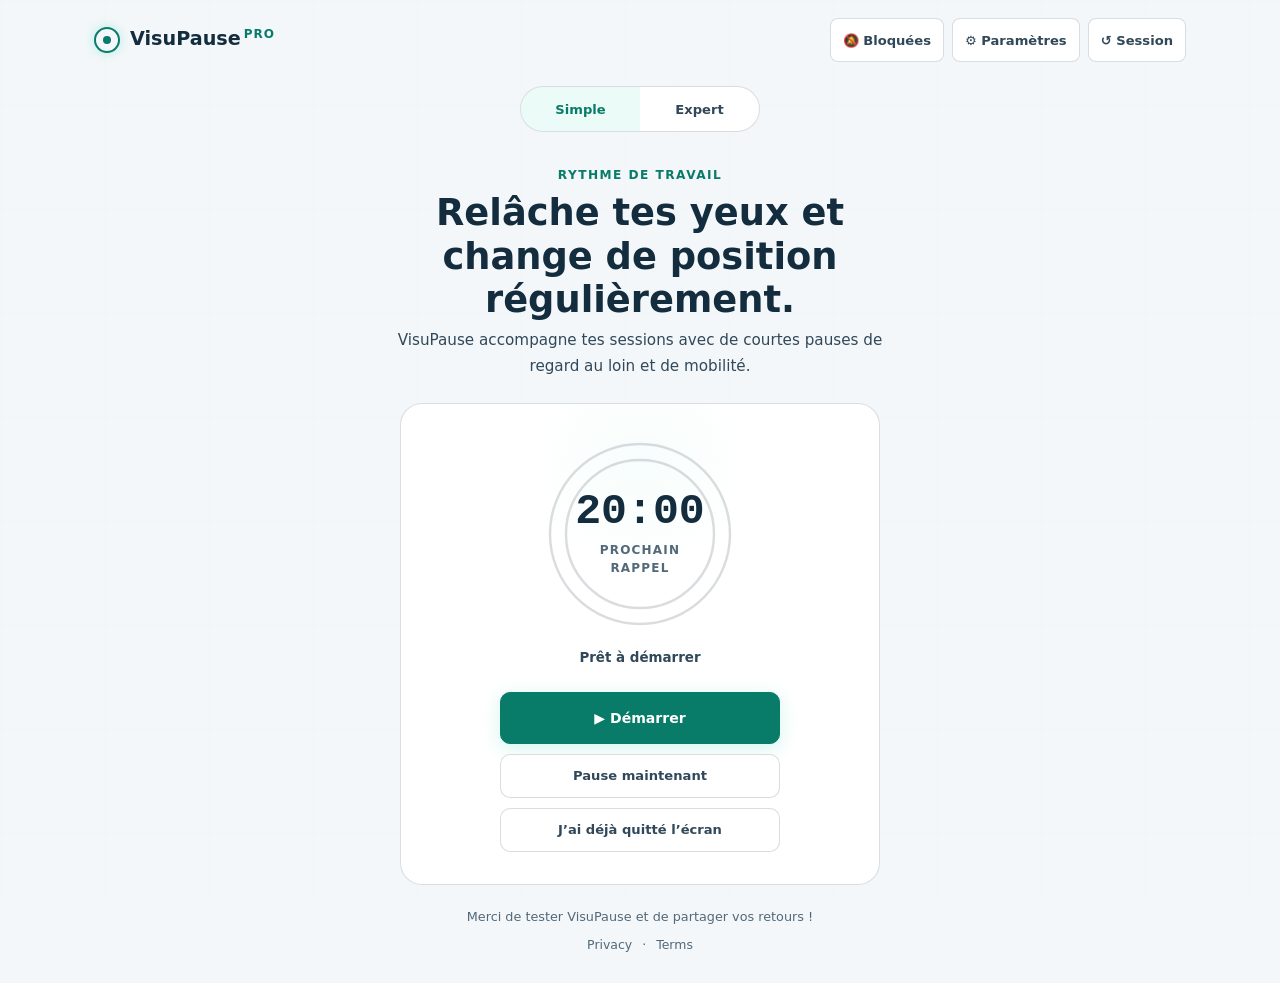
<file: index.html>
<!DOCTYPE html>
<html lang="fr">
<head>
<meta charset="UTF-8">
<meta name="viewport" content="width=device-width, initial-scale=1.0, viewport-fit=cover">
<meta name="apple-mobile-web-app-capable" content="yes">
<meta name="apple-mobile-web-app-title" content="VisuPause Pro">
<meta name="apple-mobile-web-app-status-bar-style" content="black-translucent">
<meta name="theme-color" content="#16212a">
<meta name="referrer" content="no-referrer">
<meta http-equiv="Content-Security-Policy" content="default-src 'self'; script-src 'self'; worker-src 'self'; manifest-src 'self'; style-src 'self' 'unsafe-inline'; font-src 'self'; img-src 'self' data:; connect-src 'none'; object-src 'none'; base-uri 'none'; form-action 'none'; frame-ancestors 'none'">
<title>VisuPause Pro — Des pauses qui quittent l’écran</title>
<link rel="manifest" href="manifest.webmanifest">
<link rel="icon" href="icons/icon.svg" type="image/svg+xml">
<link rel="apple-touch-icon" href="icons/icon-192.png">
<link rel="stylesheet" href="styles.css?v=20">
</head>
<body data-view="simple">

<header>
  <div class="logo">
    <div class="logo-ring"><div class="logo-dot"></div></div>
    <span class="logo-name">VisuPause<span class="logo-pro">PRO</span></span>
  </div>
  <div class="hbtns">
    <button class="hbtn notify" id="notifyBtn" data-action="toggle-notifications" type="button">🔔 Activer</button>
    <button class="hbtn" id="settingsBtn" data-action="open-settings" type="button" data-i18n="settings.title">Paramètres</button>
    <button class="hbtn" data-action="reset-session">↺ Session</button>
  </div>
</header>

<nav class="view-switch segmented" aria-label="Mode d’affichage" data-i18n-aria-label="view.label">
  <button type="button" data-action="set-view" data-value="simple" data-i18n="view.simple" aria-pressed="true">Simple</button>
  <button type="button" data-action="set-view" data-value="expert" data-i18n="view.expert" aria-pressed="false">Expert</button>
</nav>
<main>
  <section class="approach-card" aria-labelledby="approachTitle">
    <div class="approach-copy">
      <span class="approach-kicker" data-i18n="approach.kicker">Rythme de travail</span>
      <h1 id="approachTitle" data-i18n="approach.title">Relâche tes yeux et change de position régulièrement.</h1>
      <p data-i18n="approach.copy">VisuPause accompagne tes sessions avec de courtes pauses de regard au loin et de mobilité.</p>
    </div>
    <div class="approach-principles">
      <div><span>01</span><strong data-i18n="approach.distance">Regarder au loin</strong></div>
      <div><span>02</span><strong data-i18n="approach.posture">Bouger doucement</strong></div>
      <div><span>03</span><strong data-i18n="approach.resume">Reprendre à ton rythme</strong></div>
    </div>
  </section>

  <div class="score-card rhythm-card">
    <div class="triple-ring">
      <svg class="ring-svg" viewBox="0 0 196 196">
        <circle class="ring-track" cx="98" cy="98" r="90" stroke-width="2.5"/>
        <circle class="ring-arc" id="arcVisual" cx="98" cy="98" r="90" stroke="#58e0c4" stroke-width="3" stroke-dasharray="565.5" stroke-dashoffset="565.5"/>
      </svg>
      <svg class="ring-svg" viewBox="0 0 196 196">
        <circle class="ring-track" cx="98" cy="98" r="74" stroke-width="2.5"/>
        <circle class="ring-arc" id="arcPosture" cx="98" cy="98" r="74" stroke="#9da4ff" stroke-width="3" stroke-dasharray="464.9" stroke-dashoffset="464.9"/>
      </svg>
      <div class="ring-center">
        <div class="score-num rhythm-value" id="rhythmValue">—</div>
        <div class="score-lbl" data-i18n="rhythm.next">Prochain rappel</div>
      </div>
    </div>
    <div class="score-status" id="rhythmStatus">Prêt à démarrer</div>
    <div class="simple-actions">
      <button class="tbtn pri" id="simpleStartBtn" data-action="toggle-timer" type="button">▶ Démarrer</button>
      <button class="coach-secondary" data-action="start-break-now" type="button" data-i18n="action.breakNow">Pause maintenant</button>
      <button class="coach-secondary" data-action="register-natural-break" type="button" data-i18n="action.naturalBreak">J’ai déjà quitté l’écran</button>
    </div>
    <div class="ring-legend">
      <div class="leg"><div class="leg-dot" style="background:#58e0c4"></div><span data-i18n="legend.visual">Regard au loin</span></div>
      <div class="leg"><div class="leg-dot" style="background:#9da4ff"></div><span data-i18n="legend.posture">Mobilité</span></div>
    </div>
  </div>

  <div class="right-panel">
    <div class="metrics-card">
      <div class="metric-row">
        <div class="metric-head"><span class="mlabel" data-i18n="metric.breaks">⏸ Pauses cette session</span><span class="mval" id="mBreak">0</span></div>
        <div class="msub" id="mBreakSub">0 guidée · 0 naturelle</div>
      </div>
      <hr class="divider">
      <div class="metric-row">
        <div class="metric-head"><span class="mlabel" data-i18n="metric.since">🕐 Depuis la dernière pause visuelle</span><span class="mval" id="mFatigue">0 min</span></div>
        <div class="mbar"><div class="mfill" id="mFatigueBar" style="width:0%"></div></div>
        <div class="msub" id="mFatigueSub">Rythme en cours</div>
      </div>
      <hr class="divider">
      <div class="coach-panel" aria-live="polite">
        <div class="coach-head">
          <span class="mlabel" data-i18n="coach.label">◌ Rappel de pause</span>
          <span class="coach-pill" id="coachLevel">Prêt</span>
        </div>
        <div class="coach-title" id="coachTitle">Démarre une session</div>
        <p class="coach-copy" id="coachCopy">Lance le minuteur pour recevoir les prochains rappels.</p>
        <div class="coach-next">
          <span id="coachNextIcon">—</span>
          <span id="coachNextText">Prochaine pause</span>
        </div>
        <div class="coach-actions">
          <button class="coach-action" id="coachBreakBtn" data-action="start-break-now" type="button">Pause maintenant</button>
          <button class="coach-secondary" data-action="register-natural-break" type="button" data-i18n="action.naturalBreak">J’ai déjà quitté l’écran</button>
        </div>
      </div>
      <hr class="divider">
      <div class="timer-block">
        <div class="timer-lbl-row">
          <span class="mlabel" data-i18n="timer.label">⏱ Prochain rappel</span>
        </div>
        <div class="timer-next" id="timerNext">Pause visuelle · regarder loin</div>
        <div class="timer-disp" id="timerDisp">20:00</div>
        <div class="timer-btns">
          <button class="tbtn pri" id="startBtn" data-action="toggle-timer">▶ Démarrer</button>
          <button class="tbtn" data-action="reset-timer">↺</button>
        </div>
      </div>
    </div>
  </div>

  <div class="chart-card">
    <div class="chart-head">
      <span class="chart-title" data-i18n="chart.title">Journal du jour</span>
      <span class="chart-meta" id="chartMeta">Aucune pause enregistrée</span>
    </div>
    <div class="activity-list" id="activityList" aria-live="polite"></div>
  </div>

  <div class="sess-strip">
    <div class="sess-cell"><div class="sval" id="sTime">0m</div><div class="slbl" data-i18n="session.time">Temps suivi</div></div>
    <div class="sess-cell"><div class="sval" id="sNatural">0</div><div class="slbl" data-i18n="session.natural">Pauses naturelles</div></div>
    <div class="sess-cell"><div class="sval" id="sBreaks">0</div><div class="slbl" data-i18n="session.breaks">Pauses guidées</div></div>
    <div class="sess-cell"><div class="sval" id="sExercise">—</div><div class="slbl" data-i18n="session.next">Prochaine pause</div></div>
  </div>

  <div class="ex-section">
    <div class="library-head">
      <div>
        <p class="ex-section-title" id="exSectionTitle">Bibliothèque de pauses et d’exercices</p>
        <p class="ex-section-copy" data-i18n="library.copy">Retrouve ici des pratiques à faire librement entre deux rappels.</p>
      </div>
      <div class="library-legend" aria-label="Légende">
        <span class="auto" data-i18n="library.auto">Rappel automatique</span>
        <span class="optional" data-i18n="library.optional">À lancer ici</span>
      </div>
    </div>
    <div id="exContainer"></div>
  </div>
</main>

<footer class="legal-footer">
  <p class="tester-thanks" data-i18n="tester.thanks">Merci de tester VisuPause et de partager vos retours !</p>
  <a href="privacy.html">Privacy</a>
  <span aria-hidden="true">·</span>
  <a href="terms.html">Terms</a>
</footer>

<!-- NON-BLOCKING BREAK NUDGE -->
<aside class="break-nudge" id="breakNudge" role="status" aria-live="polite" aria-hidden="true" inert>
  <div class="nudge-mark" aria-hidden="true">↗</div>
  <div class="nudge-copy">
    <strong data-i18n="nudge.title">Une pause est prête</strong>
    <span id="nudgeExercise">Regarde au loin quand tu arrives à un point naturel.</span>
  </div>
  <div class="nudge-actions">
    <button class="nudge-btn primary" data-action="confirm-break-start" type="button" data-i18n="nudge.start">La faire maintenant</button>
    <button class="nudge-btn" data-action="snooze-break" type="button" data-i18n="nudge.snooze">Dans 5 min</button>
  </div>
</aside>

<!-- BREAK OVERLAY -->
<div class="break-overlay" id="breakOverlay" role="dialog" aria-modal="true" aria-labelledby="bTitle" aria-hidden="true">
  <div class="break-anim-wrap" id="breakAnimWrap">
    <canvas id="breakCanvas" style="display:block;width:100%;height:100%;"></canvas>
    <div class="offscreen-cue" id="offscreenCue" aria-hidden="true">
      <span class="offscreen-icon" id="offscreenIcon">↗</span>
      <strong id="offscreenCueTitle" data-i18n="break.visualCue">Regarde au loin</strong>
      <small id="offscreenCueDetail" data-i18n="break.visualCueDetail">Choisis un point éloigné et laisse la mise au point se relâcher.</small>
    </div>
  </div>
  <div class="b-cat" id="bCat"></div>
  <div class="b-src" id="bSrc"></div>
  <h1 class="b-title" id="bTitle"></h1>
  <p class="b-desc" id="bDesc"></p>
  <p class="b-tip" id="bTip"></p>
  <div class="break-ring-wrap">
    <svg class="break-ring-svg" viewBox="0 0 76 76">
      <circle class="br-track" cx="38" cy="38" r="34"/>
      <circle class="br-prog" id="brProg" cx="38" cy="38" r="34"/>
    </svg>
    <div class="br-txt" id="brTxt">20</div>
  </div>
  <div class="bbtns">
    <button class="bbtn acc" id="extBtn" data-action="extend-break">+ 30 sec</button>
    <button class="bbtn" id="endBreakBtn" data-action="end-break">Terminer ✓</button>
  </div>
</div>

<!-- PRACTICE MODAL -->
<div class="pmodal" id="pModal" role="dialog" aria-modal="true" aria-labelledby="pmName" aria-hidden="true">
  <div class="pm-card">
    <canvas class="pm-anim" id="pmCanvas"></canvas>
    <div class="pm-offscreen" id="pmOffscreen" aria-hidden="true">
      <span id="pmOffscreenIcon">↗</span>
      <strong id="pmOffscreenText" data-i18n="practice.visualCue">Tourne-toi vers une vue éloignée</strong>
    </div>
    <div class="pm-body">
      <div class="pm-source" id="pmSource"></div>
      <div class="pm-name" id="pmName"></div>
      <div class="pm-dur" id="pmDur"></div>
      <p class="pm-desc" id="pmDesc"></p>
      <p class="pm-tip" id="pmTip"></p>
      <button class="pm-close" data-action="close-practice" data-i18n="action.close">Fermer</button>
    </div>
  </div>
</div>

<!-- SETTINGS MODAL -->
<div class="settings-modal" id="settingsModal" role="dialog" aria-modal="true" aria-labelledby="settingsTitle" aria-hidden="true">
  <div class="settings-card">
    <div class="settings-head">
      <div>
        <div class="settings-kicker" data-i18n="settings.kicker">Préférences</div>
        <div class="settings-title" id="settingsTitle" data-i18n="settings.title">Paramètres</div>
      </div>
      <button class="icon-btn" data-action="close-settings" type="button" aria-label="Fermer les paramètres" data-i18n-aria-label="settings.close">×</button>
    </div>
    <div class="settings-body"><section class="settings-section"><div class="settings-label" data-i18n="theme.label">Apparence</div><div class="segmented appearance-options"><button type="button" data-action="set-theme" data-value="system" data-i18n="theme.system">Système</button><button type="button" data-action="set-theme" data-value="light" data-i18n="theme.light">Clair</button><button type="button" data-action="set-theme" data-value="dark" data-i18n="theme.dark">Sombre</button></div></section><section class="settings-section"><div class="settings-label" data-i18n="palette.label">Palette</div><div class="segmented appearance-options"><button type="button" data-action="set-palette" data-value="mint" data-i18n="palette.mint">Menthe</button><button type="button" data-action="set-palette" data-value="orange" data-i18n="palette.orange">Orange</button><button type="button" data-action="set-palette" data-value="violet" data-i18n="palette.violet">Violet</button><button type="button" data-action="set-palette" data-value="blue" data-i18n="palette.blue">Bleu</button></div></section>
      <section class="settings-section">
        <div class="settings-label" data-i18n="settings.language">Langue</div>
        <div class="segmented" id="languageSettings">
          <button type="button" data-action="set-language" data-lang="fr">Français</button>
          <button type="button" data-action="set-language" data-lang="en">English</button>
        </div>
      </section>
      <section class="settings-section">
        <div class="settings-label" data-i18n="settings.rhythms">Rythme des rappels</div>
        <div class="interval-setting">
          <div class="settings-row-head">
            <label class="interval-title" for="visualIntervalRange" data-i18n="settings.visualInterval">Pause visuelle · regarder loin</label>
          </div>
          <div class="interval-control">
            <input id="visualIntervalRange" type="range" min="10" max="30" step="5" value="20" aria-describedby="visualIntervalHelp">
            <output id="visualIntervalValue" for="visualIntervalRange">20 min</output>
          </div>
          <div class="interval-scale" aria-hidden="true"><span>10 min</span><span>30 min</span></div>
          <div class="settings-sub" id="visualIntervalHelp" data-i18n="settings.visualHelp">Pour alterner vision de près et regard lointain.</div>
        </div>
        <div class="interval-setting">
          <div class="settings-row-head">
            <label class="interval-title" for="postureIntervalRange" data-i18n="settings.postureInterval">Mobilité et posture</label>
          </div>
          <div class="interval-control">
            <input id="postureIntervalRange" type="range" min="30" max="90" step="15" value="45" aria-describedby="postureIntervalHelp">
            <output id="postureIntervalValue" for="postureIntervalRange">45 min</output>
          </div>
          <div class="interval-scale" aria-hidden="true"><span>30 min</span><span>90 min</span></div>
          <div class="settings-sub" id="postureIntervalHelp" data-i18n="settings.postureHelp">Pour relâcher la nuque, les épaules et changer de position.</div>
        </div>
        <div class="settings-sub" data-i18n="settings.rhythmsHelp">Adapte ces intervalles à ton rythme de travail.</div>
      </section>
      <section class="settings-section">
        <div class="settings-row-head">
          <div>
            <div class="settings-label" data-i18n="settings.groups">Pratiques proposées</div>
            <div class="settings-sub" id="settingsSummary">Pratiques sélectionnées</div>
          </div>
          <button class="mini-btn" data-action="reset-exercise-settings" type="button" data-i18n="action.reset">Réinitialiser</button>
        </div>
        <div class="settings-grid" id="categorySettings"></div>
        <div class="settings-sub" data-i18n="settings.groupsHelp">Choisis les pratiques utilisées par les rappels visuels et posturaux.</div>
      </section>
      <section class="settings-section">
        <details class="advanced-settings">
          <summary data-i18n="settings.advanced">Personnaliser la sélection</summary>
          <div class="exercise-settings" id="exerciseSettings"></div>
        </details>
      </section>
      <section class="settings-section">
        <div class="settings-label" data-i18n="settings.idleDetection">Détection d’absence</div>
        <div class="settings-sub" data-i18n="settings.idleDetectionHelp">Après trois minutes d’inactivité de l’appareil, les deux rythmes repartent de zéro à ton retour.</div>
        <div class="segmented" id="idleDetectionSettings">
          <button type="button" data-action="set-idle-detection" data-mode="on" data-i18n="mode.enabled">Activée</button>
          <button type="button" data-action="set-idle-detection" data-mode="off" data-i18n="mode.disabled">Désactivée</button>
        </div>
        <div class="settings-sub" id="idleDetectionStatus" aria-live="polite"></div>
      </section>
      <section class="settings-section">
        <div class="settings-label" data-i18n="settings.exitMode">Fin de pause</div>
        <div class="settings-sub" data-i18n="settings.exitModeHelp">Décide si le minuteur reprend après confirmation ou automatiquement.</div>
        <div class="segmented" id="exitModeSettings">
          <button type="button" data-action="set-exit-mode" data-mode="manual" data-i18n="mode.button">Sur confirmation</button>
          <button type="button" data-action="set-exit-mode" data-mode="auto" data-i18n="mode.auto">Automatique</button>
        </div>
      </section>
    </div>
  </div>
</div>

<script src="src/exercises.js?v=20"></script>
<script src="src/animations.js?v=20"></script>
<script src="src/rhythm.js?v=20"></script>
<script src="src/selector.js?v=20"></script>
<script src="src/storage.js?v=20"></script>
<script src="src/i18n.js?v=20"></script>
<script src="app.js?v=20"></script>
</body>
</html>
</file>
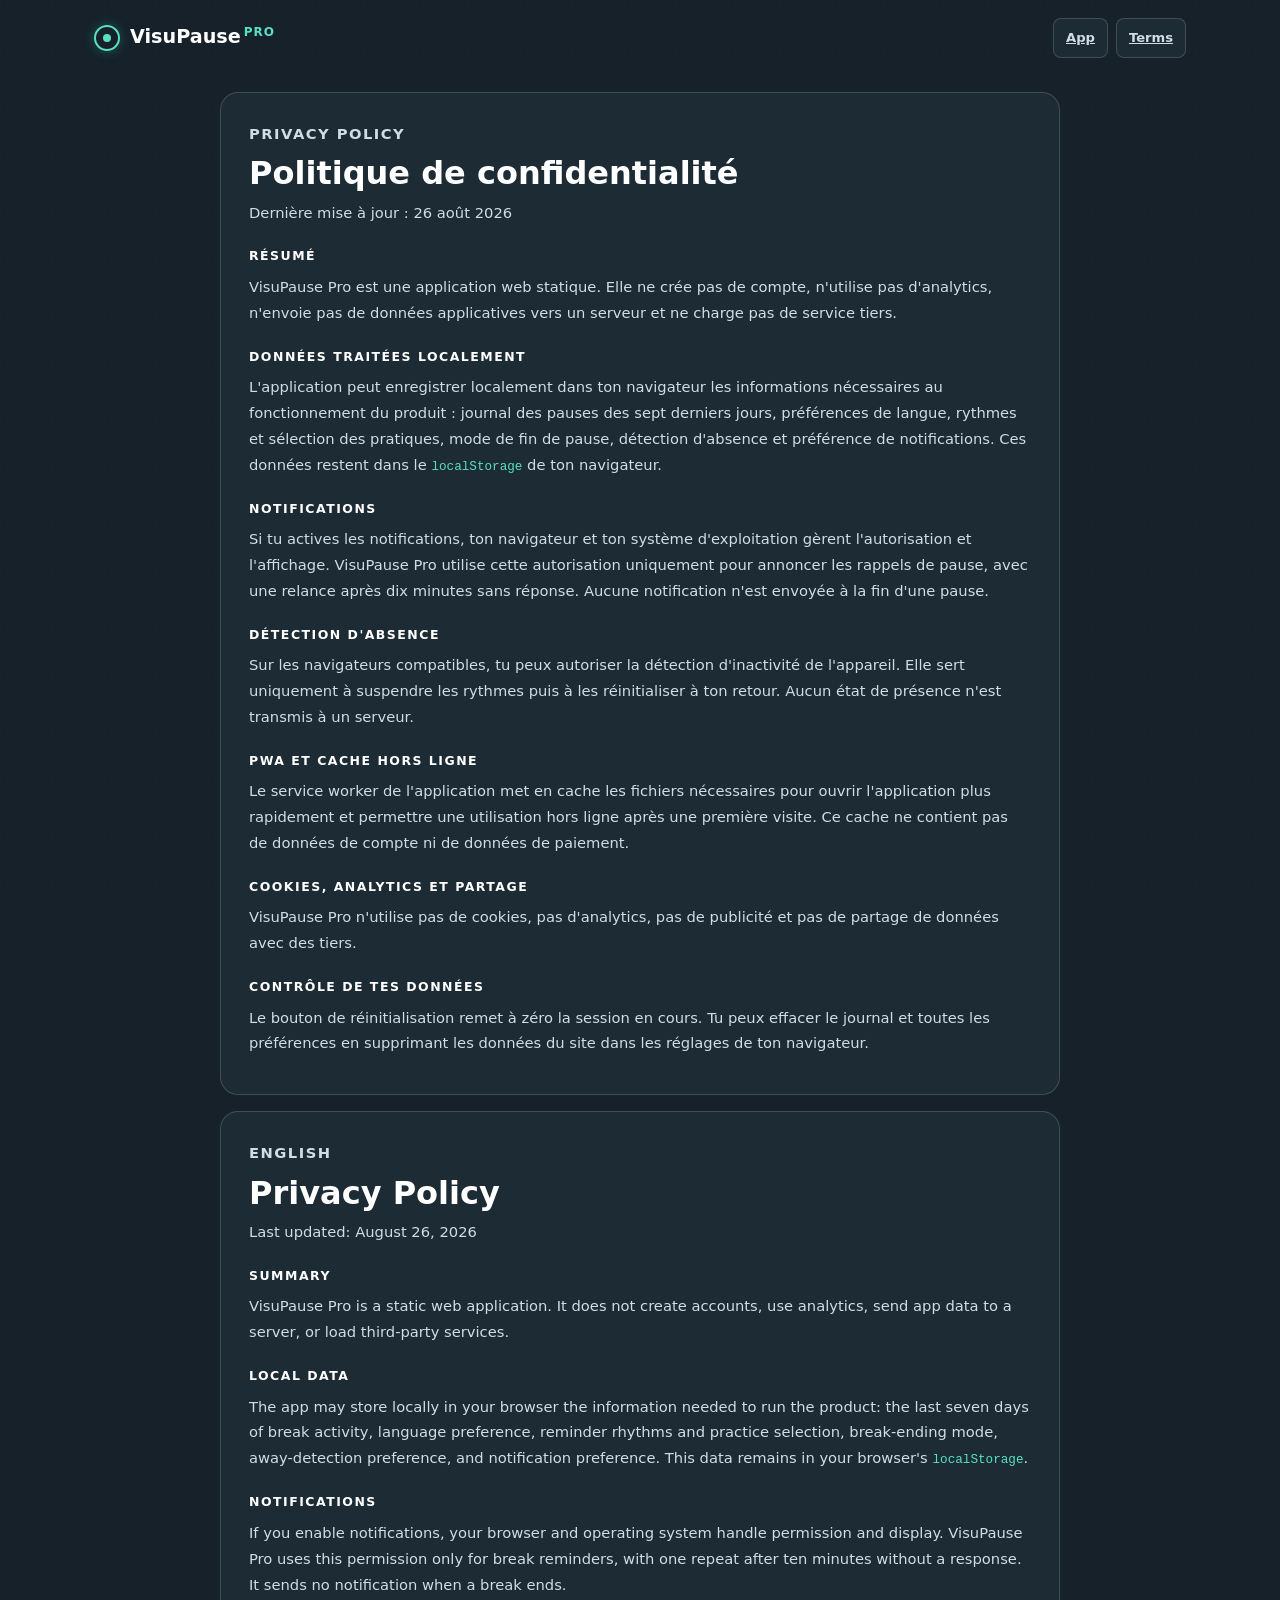
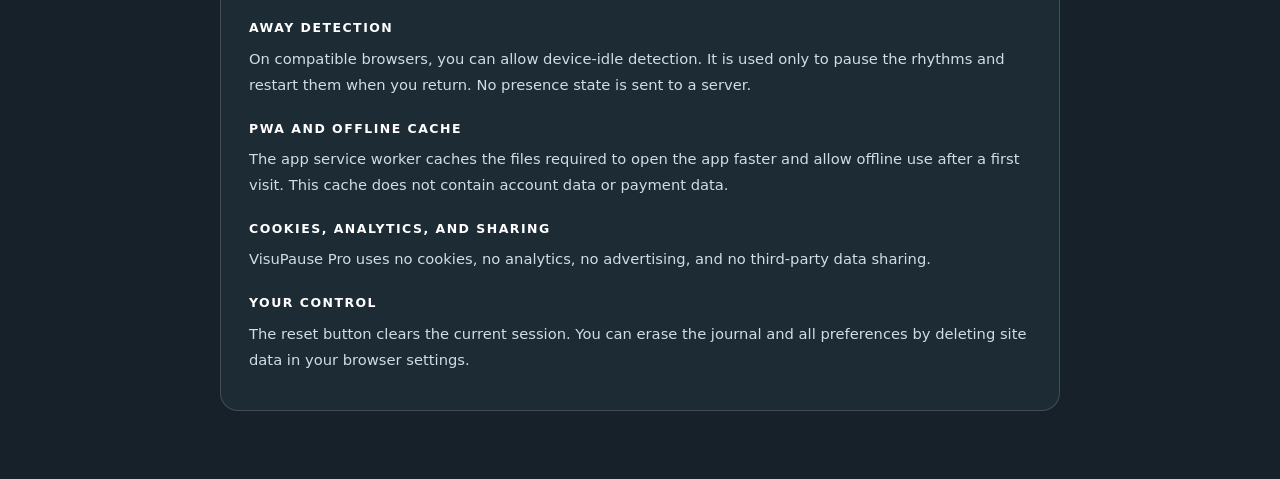
<file: privacy.html>
<!DOCTYPE html>
<html lang="fr">
<head>
<meta charset="UTF-8">
<meta name="viewport" content="width=device-width, initial-scale=1.0, viewport-fit=cover">
<meta name="theme-color" content="#16212a">
<meta name="referrer" content="no-referrer">
<meta http-equiv="Content-Security-Policy" content="default-src 'self'; script-src 'self'; style-src 'self' 'unsafe-inline'; font-src 'self'; img-src 'self' data:; connect-src 'none'; object-src 'none'; base-uri 'none'; form-action 'none'; frame-ancestors 'none'">
<title>Privacy Policy — VisuPause Pro</title>
<link rel="icon" href="icons/icon.svg" type="image/svg+xml">
<link rel="stylesheet" href="styles.css?v=17">
</head>
<body class="legal-page">
<header>
  <a class="logo" href="index.html" aria-label="VisuPause Pro">
    <div class="logo-ring"><div class="logo-dot"></div></div>
    <span class="logo-name">VisuPause<span class="logo-pro">PRO</span></span>
  </a>
  <div class="hbtns">
    <a class="hbtn" href="index.html">App</a>
    <a class="hbtn" href="terms.html">Terms</a>
  </div>
</header>

<main class="legal-main">
  <section class="legal-card">
    <p class="legal-kicker">Privacy Policy</p>
    <h1>Politique de confidentialité</h1>
    <p class="legal-updated">Dernière mise à jour : 26 août 2026</p>

    <h2>Résumé</h2>
    <p>VisuPause Pro est une application web statique. Elle ne crée pas de compte, n'utilise pas d'analytics, n'envoie pas de données applicatives vers un serveur et ne charge pas de service tiers.</p>

    <h2>Données traitées localement</h2>
    <p>L'application peut enregistrer localement dans ton navigateur les informations nécessaires au fonctionnement du produit : journal des pauses des sept derniers jours, préférences de langue, rythmes et sélection des pratiques, mode de fin de pause, détection d'absence et préférence de notifications. Ces données restent dans le <code>localStorage</code> de ton navigateur.</p>

    <h2>Notifications</h2>
    <p>Si tu actives les notifications, ton navigateur et ton système d'exploitation gèrent l'autorisation et l'affichage. VisuPause Pro utilise cette autorisation uniquement pour annoncer les rappels de pause, avec une relance après dix minutes sans réponse. Aucune notification n'est envoyée à la fin d'une pause.</p>

    <h2>Détection d'absence</h2>
    <p>Sur les navigateurs compatibles, tu peux autoriser la détection d'inactivité de l'appareil. Elle sert uniquement à suspendre les rythmes puis à les réinitialiser à ton retour. Aucun état de présence n'est transmis à un serveur.</p>

    <h2>PWA et cache hors ligne</h2>
    <p>Le service worker de l'application met en cache les fichiers nécessaires pour ouvrir l'application plus rapidement et permettre une utilisation hors ligne après une première visite. Ce cache ne contient pas de données de compte ni de données de paiement.</p>

    <h2>Cookies, analytics et partage</h2>
    <p>VisuPause Pro n'utilise pas de cookies, pas d'analytics, pas de publicité et pas de partage de données avec des tiers.</p>

    <h2>Contrôle de tes données</h2>
    <p>Le bouton de réinitialisation remet à zéro la session en cours. Tu peux effacer le journal et toutes les préférences en supprimant les données du site dans les réglages de ton navigateur.</p>

  </section>

  <section class="legal-card" lang="en">
    <p class="legal-kicker">English</p>
    <h1>Privacy Policy</h1>
    <p class="legal-updated">Last updated: August 26, 2026</p>

    <h2>Summary</h2>
    <p>VisuPause Pro is a static web application. It does not create accounts, use analytics, send app data to a server, or load third-party services.</p>

    <h2>Local data</h2>
    <p>The app may store locally in your browser the information needed to run the product: the last seven days of break activity, language preference, reminder rhythms and practice selection, break-ending mode, away-detection preference, and notification preference. This data remains in your browser's <code>localStorage</code>.</p>

    <h2>Notifications</h2>
    <p>If you enable notifications, your browser and operating system handle permission and display. VisuPause Pro uses this permission only for break reminders, with one repeat after ten minutes without a response. It sends no notification when a break ends.</p>

    <h2>Away detection</h2>
    <p>On compatible browsers, you can allow device-idle detection. It is used only to pause the rhythms and restart them when you return. No presence state is sent to a server.</p>

    <h2>PWA and offline cache</h2>
    <p>The app service worker caches the files required to open the app faster and allow offline use after a first visit. This cache does not contain account data or payment data.</p>

    <h2>Cookies, analytics, and sharing</h2>
    <p>VisuPause Pro uses no cookies, no analytics, no advertising, and no third-party data sharing.</p>

    <h2>Your control</h2>
    <p>The reset button clears the current session. You can erase the journal and all preferences by deleting site data in your browser settings.</p>

  </section>
</main>
</body>
</html>
</file>
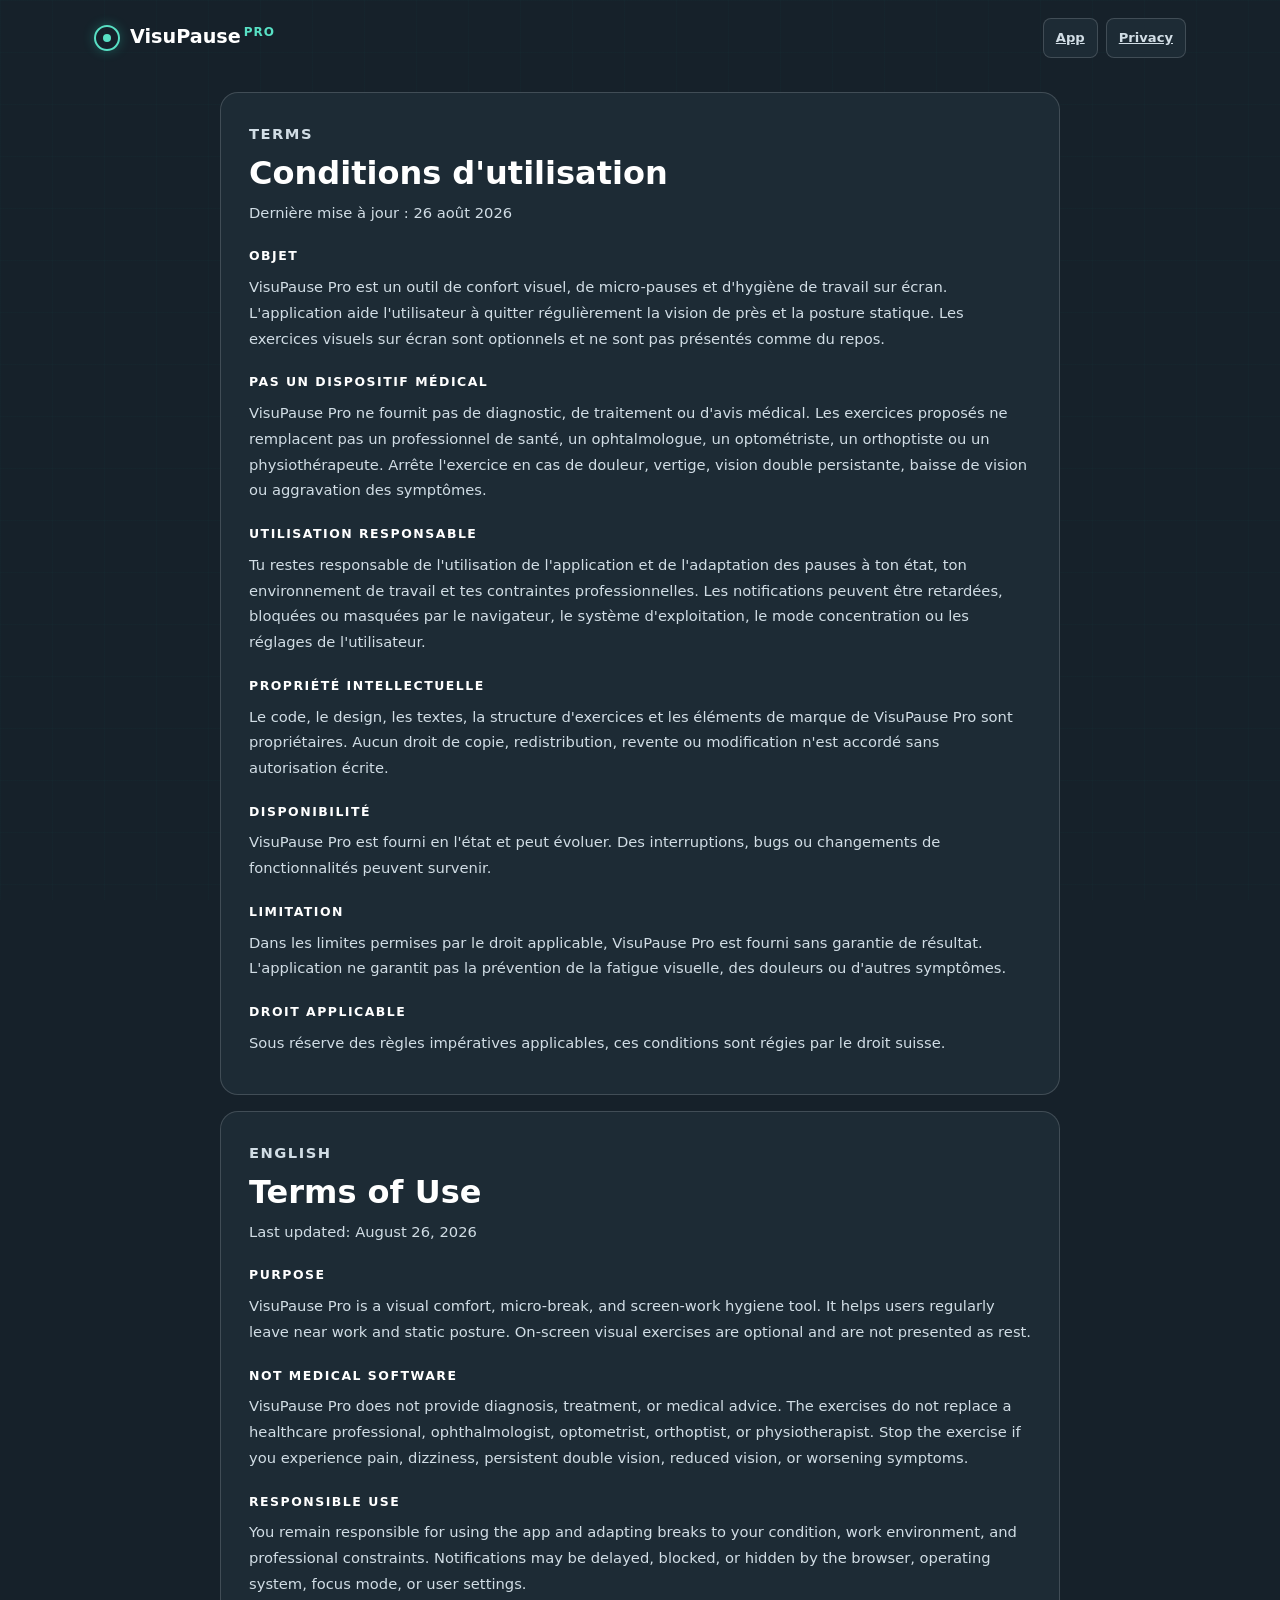
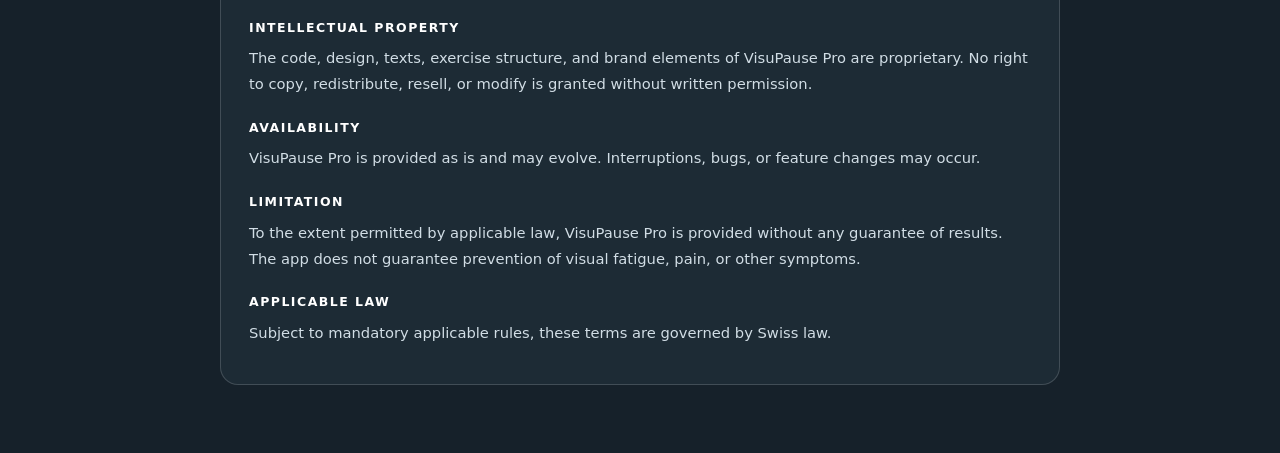
<file: terms.html>
<!DOCTYPE html>
<html lang="fr">
<head>
<meta charset="UTF-8">
<meta name="viewport" content="width=device-width, initial-scale=1.0, viewport-fit=cover">
<meta name="theme-color" content="#16212a">
<meta name="referrer" content="no-referrer">
<meta http-equiv="Content-Security-Policy" content="default-src 'self'; script-src 'self'; style-src 'self' 'unsafe-inline'; font-src 'self'; img-src 'self' data:; connect-src 'none'; object-src 'none'; base-uri 'none'; form-action 'none'; frame-ancestors 'none'">
<title>Terms — VisuPause Pro</title>
<link rel="icon" href="icons/icon.svg" type="image/svg+xml">
<link rel="stylesheet" href="styles.css?v=17">
</head>
<body class="legal-page">
<header>
  <a class="logo" href="index.html" aria-label="VisuPause Pro">
    <div class="logo-ring"><div class="logo-dot"></div></div>
    <span class="logo-name">VisuPause<span class="logo-pro">PRO</span></span>
  </a>
  <div class="hbtns">
    <a class="hbtn" href="index.html">App</a>
    <a class="hbtn" href="privacy.html">Privacy</a>
  </div>
</header>

<main class="legal-main">
  <section class="legal-card">
    <p class="legal-kicker">Terms</p>
    <h1>Conditions d'utilisation</h1>
    <p class="legal-updated">Dernière mise à jour : 26 août 2026</p>

    <h2>Objet</h2>
    <p>VisuPause Pro est un outil de confort visuel, de micro-pauses et d'hygiène de travail sur écran. L'application aide l'utilisateur à quitter régulièrement la vision de près et la posture statique. Les exercices visuels sur écran sont optionnels et ne sont pas présentés comme du repos.</p>

    <h2>Pas un dispositif médical</h2>
    <p>VisuPause Pro ne fournit pas de diagnostic, de traitement ou d'avis médical. Les exercices proposés ne remplacent pas un professionnel de santé, un ophtalmologue, un optométriste, un orthoptiste ou un physiothérapeute. Arrête l'exercice en cas de douleur, vertige, vision double persistante, baisse de vision ou aggravation des symptômes.</p>

    <h2>Utilisation responsable</h2>
    <p>Tu restes responsable de l'utilisation de l'application et de l'adaptation des pauses à ton état, ton environnement de travail et tes contraintes professionnelles. Les notifications peuvent être retardées, bloquées ou masquées par le navigateur, le système d'exploitation, le mode concentration ou les réglages de l'utilisateur.</p>

    <h2>Propriété intellectuelle</h2>
    <p>Le code, le design, les textes, la structure d'exercices et les éléments de marque de VisuPause Pro sont propriétaires. Aucun droit de copie, redistribution, revente ou modification n'est accordé sans autorisation écrite.</p>

    <h2>Disponibilité</h2>
    <p>VisuPause Pro est fourni en l'état et peut évoluer. Des interruptions, bugs ou changements de fonctionnalités peuvent survenir.</p>

    <h2>Limitation</h2>
    <p>Dans les limites permises par le droit applicable, VisuPause Pro est fourni sans garantie de résultat. L'application ne garantit pas la prévention de la fatigue visuelle, des douleurs ou d'autres symptômes.</p>

    <h2>Droit applicable</h2>
    <p>Sous réserve des règles impératives applicables, ces conditions sont régies par le droit suisse.</p>
  </section>

  <section class="legal-card" lang="en">
    <p class="legal-kicker">English</p>
    <h1>Terms of Use</h1>
    <p class="legal-updated">Last updated: August 26, 2026</p>

    <h2>Purpose</h2>
    <p>VisuPause Pro is a visual comfort, micro-break, and screen-work hygiene tool. It helps users regularly leave near work and static posture. On-screen visual exercises are optional and are not presented as rest.</p>

    <h2>Not medical software</h2>
    <p>VisuPause Pro does not provide diagnosis, treatment, or medical advice. The exercises do not replace a healthcare professional, ophthalmologist, optometrist, orthoptist, or physiotherapist. Stop the exercise if you experience pain, dizziness, persistent double vision, reduced vision, or worsening symptoms.</p>

    <h2>Responsible use</h2>
    <p>You remain responsible for using the app and adapting breaks to your condition, work environment, and professional constraints. Notifications may be delayed, blocked, or hidden by the browser, operating system, focus mode, or user settings.</p>

    <h2>Intellectual property</h2>
    <p>The code, design, texts, exercise structure, and brand elements of VisuPause Pro are proprietary. No right to copy, redistribute, resell, or modify is granted without written permission.</p>

    <h2>Availability</h2>
    <p>VisuPause Pro is provided as is and may evolve. Interruptions, bugs, or feature changes may occur.</p>

    <h2>Limitation</h2>
    <p>To the extent permitted by applicable law, VisuPause Pro is provided without any guarantee of results. The app does not guarantee prevention of visual fatigue, pain, or other symptoms.</p>

    <h2>Applicable law</h2>
    <p>Subject to mandatory applicable rules, these terms are governed by Swiss law.</p>
  </section>
</main>
</body>
</html>
</file>
<file: styles.css>
:root{
  --bg:#16212a;--s1:#1d2b35;--s2:#253642;
  --border:rgba(255,255,255,0.16);--border2:rgba(255,255,255,0.40);
  --txt:#d1dde5;--txt2:#a6bac7;--bright:#ffffff;
  --teal:#58e0c4;--teal-d:rgba(88,224,196,0.12);
  --purple:#9da4ff;--amber:#f1b24a;--red:#ff8585;--green:#71d696;
  --font-ui:system-ui,-apple-system,BlinkMacSystemFont,"Segoe UI Variable","Segoe UI",Roboto,Helvetica,Arial,sans-serif;
  --font-display:var(--font-ui);
  --font-mono:"SFMono-Regular","Roboto Mono","Cascadia Code",Menlo,Consolas,monospace;
}
*{box-sizing:border-box;margin:0;padding:0;}
html{height:100%;color-scheme:dark;}
body{background:var(--bg);color:var(--txt);font-family:var(--font-ui);font-size:16px;line-height:1.5;min-height:100vh;display:flex;flex-direction:column;overflow-x:hidden;-webkit-font-smoothing:antialiased;text-rendering:optimizeLegibility;}
button{min-height:44px;}
body.overlay-open{overflow:hidden;}
body::before{content:'';position:fixed;inset:0;pointer-events:none;z-index:0;
  background-image:linear-gradient(rgba(40,212,180,0.02) 1px,transparent 1px),linear-gradient(90deg,rgba(40,212,180,0.02) 1px,transparent 1px);
  background-size:52px 52px;}

/* HEADER */
header{position:relative;z-index:1;display:flex;align-items:center;justify-content:space-between;padding:18px 24px 0;max-width:1140px;width:100%;margin:0 auto;}
.logo{display:flex;align-items:center;gap:10px;}
.logo-ring{width:26px;height:26px;border-radius:50%;border:2px solid var(--teal);display:flex;align-items:center;justify-content:center;box-shadow:0 0 12px rgba(40,212,180,0.3);animation:lpulse 3s ease-in-out infinite;}
@keyframes lpulse{0%,100%{box-shadow:0 0 8px rgba(40,212,180,0.2)}50%{box-shadow:0 0 18px rgba(40,212,180,0.5)}}
.logo-dot{width:8px;height:8px;border-radius:50%;background:var(--teal);}
.logo-name{font-family:var(--font-display);font-size:1.2rem;color:var(--bright);font-weight:750;}
.logo-pro{font-size:.75rem;color:var(--teal);font-weight:800;letter-spacing:.08em;margin-left:3px;vertical-align:super;}
.hbtns{display:flex;align-items:center;gap:8px;}
.hbtn{display:flex;align-items:center;gap:6px;padding:9px 12px;border-radius:8px;border:1px solid var(--border);background:var(--s1);color:var(--txt);font-size:.82rem;font-weight:650;cursor:pointer;transition:all .2s;font-family:var(--font-ui);}
.hbtn:hover{border-color:var(--border2);color:var(--txt);}
.hbtn:focus-visible,.tbtn:focus-visible,.bbtn:focus-visible,.pm-close:focus-visible,.ex-card:focus-visible,.coach-action:focus-visible,.coach-secondary:focus-visible,.nudge-btn:focus-visible,.ex-mini:focus-visible,.mini-btn:focus-visible,.icon-btn:focus-visible,.segmented button:focus-visible{outline:2px solid var(--teal);outline-offset:3px;}
.hbtn.notify.on{background:rgba(40,212,180,0.09);border-color:rgba(40,212,180,0.42);color:var(--teal);}
.hbtn:disabled{cursor:not-allowed;opacity:.48;}
@media(max-width:520px){
  header{padding:14px 14px 0;gap:10px;flex-wrap:wrap;}
  .logo-name{font-size:1.05rem;}
  .hbtns{margin-left:auto;gap:6px;flex-wrap:wrap;justify-content:flex-end;}
  .hbtn{padding:8px 9px;font-size:.78rem;}
}

/* GRID */
main{flex:1;position:relative;z-index:1;max-width:1140px;width:100%;margin:0 auto;padding:20px 20px 40px;display:grid;grid-template-columns:290px 1fr;gap:14px;}
@media(max-width:780px){main{grid-template-columns:1fr;}}

/* PRODUCT APPROACH */
.approach-card{grid-column:1/-1;display:grid;grid-template-columns:minmax(0,1.2fr) minmax(320px,.8fr);gap:24px;align-items:center;background:linear-gradient(135deg,rgba(40,212,180,.08),rgba(11,16,23,.95) 48%,rgba(124,131,245,.06));border:1px solid rgba(40,212,180,.16);border-radius:22px;padding:24px 26px;overflow:hidden;position:relative;}
.approach-card::after{content:'';position:absolute;width:240px;height:240px;border-radius:50%;right:-110px;top:-140px;border:1px solid rgba(40,212,180,.13);box-shadow:0 0 70px rgba(40,212,180,.06);pointer-events:none;}
.approach-copy{display:flex;flex-direction:column;gap:7px;position:relative;z-index:1;}
.approach-kicker{font-size:.76rem;text-transform:uppercase;letter-spacing:.12em;color:var(--teal);font-weight:800;}
.approach-copy h1{font-family:var(--font-display);font-size:clamp(1.45rem,3vw,2.2rem);font-weight:750;line-height:1.18;color:var(--bright);max-width:720px;}
.approach-copy p{font-size:.95rem;line-height:1.65;color:var(--txt);max-width:680px;}
.approach-principles{display:grid;gap:7px;position:relative;z-index:1;}
.approach-principles div{display:grid;grid-template-columns:32px 1fr;align-items:center;gap:8px;padding:10px 12px;border:1px solid var(--border);border-radius:10px;background:rgba(22,33,42,.42);}
.approach-principles span{font-family:var(--font-mono);font-size:.75rem;color:var(--teal);}
.approach-principles strong{font-size:.88rem;color:var(--txt);font-weight:700;}
@media(max-width:780px){.approach-card{grid-template-columns:1fr;padding:21px 20px;gap:17px;}}

/* SESSION RHYTHM */
.score-card{background:var(--s1);border:1px solid var(--border);border-radius:22px;padding:26px 18px;display:flex;flex-direction:column;align-items:center;gap:16px;position:relative;overflow:hidden;}
.score-card::before{content:'';position:absolute;top:-50px;left:50%;transform:translateX(-50%);width:220px;height:220px;border-radius:50%;background:radial-gradient(circle,rgba(40,212,180,0.04) 0%,transparent 70%);pointer-events:none;}
.triple-ring{position:relative;width:196px;height:196px;}
.ring-svg{width:196px;height:196px;transform:rotate(-90deg);position:absolute;inset:0;}
.ring-track{fill:none;stroke:rgba(255,255,255,0.12);}
.ring-arc{fill:none;stroke-linecap:round;transition:stroke-dashoffset .9s cubic-bezier(.4,0,.2,1),stroke .6s;}
.ring-center{position:absolute;inset:26px;display:flex;flex-direction:column;align-items:center;justify-content:center;}
.score-num{font-family:var(--font-mono);font-size:2.15rem;font-weight:750;color:var(--bright);line-height:1;transition:color .6s;}
.score-lbl{text-align:center;max-width:100%;font-size:.75rem;letter-spacing:.1em;color:var(--txt2);font-weight:750;text-transform:uppercase;margin-top:8px;}
.score-status{font-size:.84rem;color:var(--txt);font-family:var(--font-ui);font-weight:600;text-align:center;margin-top:4px;}
.ring-legend{display:flex;gap:12px;font-size:.8rem;color:var(--txt2);flex-wrap:wrap;justify-content:center;}
.leg{display:flex;align-items:center;gap:5px;}
.leg-dot{width:8px;height:3px;border-radius:2px;}

/* RIGHT */
.right-panel{display:flex;flex-direction:column;gap:14px;}
.metrics-card{background:var(--s1);border:1px solid var(--border);border-radius:22px;padding:20px;display:flex;flex-direction:column;gap:16px;}
.metric-row{display:flex;flex-direction:column;gap:6px;}
.metric-head{display:flex;align-items:baseline;justify-content:space-between;}
.mlabel{font-size:.76rem;text-transform:uppercase;letter-spacing:.1em;color:var(--txt2);font-weight:750;}
.mval{font-family:var(--font-mono);font-size:1.4rem;color:var(--bright);font-weight:600;transition:color .4s;}
.msub{font-size:.82rem;color:var(--txt2);}
.mbar{height:3px;background:rgba(255,255,255,0.05);border-radius:2px;overflow:hidden;}
.mfill{height:100%;border-radius:2px;transition:width .9s cubic-bezier(.4,0,.2,1),background .5s;}
.divider{border:none;border-top:1px solid var(--border);}
.coach-panel{border:1px solid rgba(40,212,180,.12);background:linear-gradient(180deg,rgba(40,212,180,.055),rgba(255,255,255,.015));border-radius:14px;padding:14px;display:flex;flex-direction:column;gap:9px;}
.coach-head{display:flex;align-items:center;justify-content:space-between;gap:10px;}
.coach-pill{border:1px solid rgba(88,224,196,.28);background:rgba(88,224,196,.1);color:var(--teal);border-radius:999px;padding:4px 9px;font-size:.75rem;text-transform:uppercase;font-weight:800;white-space:nowrap;}
.coach-title{font-family:var(--font-display);font-size:1.08rem;color:var(--bright);line-height:1.25;font-weight:750;}
.coach-copy{font-size:.88rem;color:var(--txt);line-height:1.6;font-weight:500;}
.coach-next{display:flex;align-items:center;gap:8px;color:var(--txt2);font-size:.82rem;min-height:24px;}
.coach-next span:first-child{display:inline-flex;align-items:center;justify-content:center;width:22px;height:22px;border-radius:50%;background:rgba(255,255,255,.04);color:var(--bright);font-size:.8rem;flex-shrink:0;}
.coach-actions{display:grid;grid-template-columns:1fr 1fr;gap:8px;margin-top:2px;}
.coach-action,.coach-secondary{width:100%;border:1px solid rgba(88,224,196,.28);border-radius:10px;padding:10px 12px;font-family:var(--font-ui);font-size:.82rem;font-weight:750;cursor:pointer;transition:all .18s;}
.coach-action{background:rgba(88,224,196,.12);color:var(--teal);}
.coach-secondary{background:var(--s1);border-color:var(--border);color:var(--txt);}
.coach-action:hover:not(:disabled){background:rgba(40,212,180,.16);border-color:rgba(40,212,180,.35);transform:translateY(-1px);}
.coach-secondary:hover{border-color:var(--border2);background:var(--s2);}
.coach-action:disabled{cursor:not-allowed;opacity:.45;}
.timer-block{display:flex;flex-direction:column;gap:10px;}
.timer-lbl-row{display:flex;align-items:center;gap:8px;}
.timer-next{font-size:.82rem;color:var(--teal);font-weight:750;letter-spacing:.01em;}
.timer-disp{font-family:var(--font-mono);font-size:2.5rem;color:var(--bright);letter-spacing:0;line-height:1;transition:color .3s;}
.timer-disp.warn{color:var(--amber);}
.timer-btns{display:flex;gap:8px;}
.tbtn{flex:1;padding:10px;border-radius:10px;border:1px solid var(--border);background:var(--s2);color:var(--txt);font-size:.88rem;font-weight:650;cursor:pointer;transition:all .18s;font-family:var(--font-ui);}
.tbtn.pri{background:var(--teal);border-color:var(--teal);color:#04080c;box-shadow:0 4px 18px rgba(40,212,180,0.22);}
.tbtn.pri:hover{box-shadow:0 6px 26px rgba(40,212,180,0.38);transform:translateY(-1px);}
.tbtn:hover:not(.pri){border-color:var(--border2);color:var(--bright);}

/* CHART + SESSION */
.chart-card{background:var(--s1);border:1px solid var(--border);border-radius:22px;padding:18px;grid-column:1/-1;}
.chart-head{display:flex;align-items:center;justify-content:space-between;margin-bottom:12px;}
.chart-title{font-size:.78rem;text-transform:uppercase;letter-spacing:.1em;color:var(--txt2);font-weight:750;}
.chart-meta{font-size:.78rem;color:var(--txt2);font-family:var(--font-mono);}
.activity-list{display:grid;grid-template-columns:repeat(2,minmax(0,1fr));gap:8px;}
.activity-item{display:grid;grid-template-columns:48px 34px minmax(0,1fr);align-items:center;gap:8px;padding:10px 12px;border:1px solid var(--border);border-radius:12px;background:rgba(255,255,255,.025);}
.activity-item.visual{border-left:3px solid var(--teal);}.activity-item.posture{border-left:3px solid var(--purple);}.activity-item.natural{border-left:3px solid var(--amber);}
.activity-time{font-family:var(--font-mono);font-size:.78rem;color:var(--txt2);}
.activity-icon{display:flex;align-items:center;justify-content:center;width:32px;height:32px;border-radius:50%;background:var(--s2);color:var(--bright);}
.activity-copy{display:flex;flex-direction:column;min-width:0;}
.activity-copy strong{font-size:.86rem;color:var(--bright);line-height:1.3;}
.activity-copy small{font-size:.76rem;color:var(--txt2);line-height:1.4;}
.activity-empty{grid-column:1/-1;color:var(--txt2);font-size:.86rem;padding:8px 2px;}
.sess-strip{background:var(--s1);border:1px solid var(--border);border-radius:22px;display:flex;overflow:hidden;grid-column:1/-1;}
.sess-cell{flex:1;padding:12px 14px;text-align:center;border-right:1px solid var(--border);}
.sess-cell:last-child{border-right:none;}
.sval{font-family:var(--font-mono);font-size:1.1rem;color:var(--bright);font-weight:600;}
.slbl{font-size:.75rem;text-transform:uppercase;letter-spacing:.08em;color:var(--txt2);margin-top:3px;}
@media(max-width:700px){.activity-list{grid-template-columns:1fr;}}
@media(max-width:560px){.sess-strip{display:grid;grid-template-columns:1fr 1fr;}.sess-cell{border-bottom:1px solid var(--border);}.sess-cell:nth-child(2){border-right:none;}.sess-cell:nth-child(n+3){border-bottom:none;}.coach-actions{grid-template-columns:1fr;}}

/* EXERCISE SECTION */
.ex-section{grid-column:1/-1;display:flex;flex-direction:column;gap:12px;}
.library-head{display:flex;align-items:flex-end;justify-content:space-between;gap:18px;}
.ex-section-title{font-family:var(--font-display);font-size:1.05rem;color:var(--bright);}
.ex-section-copy{font-size:.86rem;color:var(--txt2);line-height:1.6;margin-top:4px;max-width:720px;}
.library-legend{display:flex;align-items:center;gap:6px;flex-wrap:wrap;justify-content:flex-end;}
.library-legend span,.ex-status{display:inline-flex;align-items:center;gap:5px;border-radius:999px;padding:5px 8px;font-size:.7rem;line-height:1.2;text-transform:uppercase;letter-spacing:.05em;font-weight:800;white-space:nowrap;}
.library-legend .auto,.ex-status.auto{color:var(--teal);background:rgba(40,212,180,.09);border:1px solid rgba(40,212,180,.2);}
.library-legend .optional,.ex-status.optional{color:var(--txt2);background:rgba(255,255,255,.025);border:1px solid var(--border);}
.cat-group{display:flex;flex-direction:column;gap:8px;content-visibility:auto;contain-intrinsic-size:auto 260px;}
.cat-label{font-size:.76rem;text-transform:uppercase;letter-spacing:.1em;color:var(--txt2);font-weight:750;padding-left:4px;display:flex;align-items:center;gap:8px;}
.cat-label::after{content:'';flex:1;height:1px;background:var(--border);}
.ex-grid{display:grid;grid-template-columns:repeat(auto-fill,minmax(152px,1fr));gap:8px;}
.ex-card{background:var(--s1);border:1px solid var(--border);border-radius:14px;padding:16px 12px;transition:all .2s;text-align:center;position:relative;overflow:hidden;}
.ex-card::before{content:'';position:absolute;inset:0;opacity:0;transition:opacity .2s;border-radius:14px;}
.ex-card:hover{transform:translateY(-2px);}
.ex-card:hover::before{opacity:1;}
.ex-card.relaxation::before{background:linear-gradient(135deg,rgba(77,200,122,0.08),transparent 70%);}
.ex-card.relaxation:hover{border-color:rgba(77,200,122,0.3);}
.ex-card.pursuit::before{background:linear-gradient(135deg,rgba(124,131,245,0.08),transparent 70%);}
.ex-card.pursuit:hover{border-color:rgba(124,131,245,0.3);}
.ex-card.training::before{background:linear-gradient(135deg,rgba(40,212,180,0.08),transparent 70%);}
.ex-card.training:hover{border-color:rgba(40,212,180,0.3);}
.ex-card.saccade::before{background:linear-gradient(135deg,rgba(232,160,32,0.08),transparent 70%);}
.ex-card.saccade:hover{border-color:rgba(232,160,32,0.3);}
.ex-card.peripheral::before{background:linear-gradient(135deg,rgba(216,234,255,0.08),transparent 70%);}
.ex-card.peripheral:hover{border-color:rgba(216,234,255,0.3);}
.ex-card.breath::before{background:linear-gradient(135deg,rgba(80,160,224,0.08),transparent 70%);}
.ex-card.breath:hover{border-color:rgba(80,160,224,0.3);}
.ex-card.neck::before{background:linear-gradient(135deg,rgba(192,138,240,0.08),transparent 70%);}
.ex-card.neck:hover{border-color:rgba(192,138,240,0.34);}
.ex-ico{font-size:1.5rem;display:block;margin-bottom:7px;}
.ex-name{font-size:.86rem;font-weight:750;color:var(--bright);line-height:1.35;}
.ex-dur{font-size:.76rem;color:var(--txt2);margin-top:4px;}
.ex-src{font-size:.76rem;color:var(--txt2);margin-top:5px;}
.ex-evidence{display:inline-block;margin-top:8px;padding:3px 7px;border-radius:999px;border:1px solid var(--border);font-size:.7rem;color:var(--txt2);letter-spacing:.04em;text-transform:uppercase;}
.ex-status{margin-top:8px;}
.ex-card.muted{opacity:.46;}
.ex-actions{display:flex;gap:6px;margin-top:10px;position:relative;z-index:1;}
.ex-mini{flex:1;border:1px solid var(--border);background:rgba(255,255,255,.03);color:var(--txt);border-radius:8px;padding:8px 6px;font-family:var(--font-ui);font-size:.76rem;font-weight:700;cursor:pointer;}
.ex-mini.primary{border-color:rgba(40,212,180,.28);background:rgba(40,212,180,.09);color:var(--teal);}
.ex-mini:hover{border-color:var(--border2);color:var(--bright);}
@media(max-width:620px){.library-head{align-items:flex-start;flex-direction:column;}.library-legend{justify-content:flex-start;}}

/* NON-BLOCKING BREAK NUDGE */
.break-nudge{position:fixed;z-index:90;right:18px;bottom:max(18px,env(safe-area-inset-bottom));width:min(560px,calc(100vw - 28px));display:grid;grid-template-columns:42px minmax(0,1fr) auto;align-items:center;gap:12px;padding:14px;background:rgba(29,43,53,.98);border:1px solid rgba(88,224,196,.48);border-radius:16px;box-shadow:0 22px 65px rgba(0,0,0,.42);backdrop-filter:blur(18px);opacity:0;transform:translateY(18px);pointer-events:none;transition:opacity .22s,transform .22s;}
.break-nudge.active{opacity:1;transform:translateY(0);pointer-events:auto;}
.break-nudge.realert{animation:realert 1.1s ease-out 2;}
@keyframes realert{0%,100%{box-shadow:0 22px 65px rgba(0,0,0,.42);transform:translateY(0)}50%{box-shadow:0 0 0 6px rgba(88,224,196,.2),0 22px 65px rgba(0,0,0,.42);transform:translateY(-5px)}}
.nudge-mark{display:flex;align-items:center;justify-content:center;width:42px;height:42px;border-radius:50%;background:rgba(40,212,180,.1);color:var(--teal);font-size:1.15rem;}
.nudge-copy{display:flex;flex-direction:column;gap:3px;min-width:0;}
.nudge-copy strong{color:var(--bright);font-size:.9rem;}
.nudge-copy span{color:var(--txt2);font-size:.8rem;line-height:1.45;}
.nudge-actions{display:flex;gap:6px;}
.nudge-btn{border:1px solid var(--border2);background:transparent;color:var(--txt);border-radius:8px;padding:9px 11px;font-family:var(--font-ui);font-size:.78rem;font-weight:750;cursor:pointer;white-space:nowrap;}
.nudge-btn.primary{background:var(--teal);border-color:var(--teal);color:#04080c;}
.nudge-btn:focus-visible{outline:2px solid var(--teal);outline-offset:3px;}
@media(max-width:620px){.break-nudge{grid-template-columns:36px 1fr;}.nudge-mark{width:36px;height:36px}.nudge-actions{grid-column:1/-1}.nudge-btn{flex:1;}}

/* BREAK OVERLAY */
.break-overlay{position:fixed;inset:0;z-index:100;display:flex;flex-direction:column;align-items:center;justify-content:center;background:rgba(22,33,42,0.98);backdrop-filter:blur(24px);opacity:0;pointer-events:none;transition:opacity .35s ease;text-align:center;padding:20px;gap:10px;overflow-x:hidden;overflow-y:auto;}
.break-overlay.active{opacity:1;pointer-events:all;}
.break-anim-wrap{width:min(400px,94vw);height:190px;flex-shrink:0;border-radius:20px;overflow:hidden;border:1px solid var(--border);background:var(--s1);}
.offscreen-cue{display:none;width:100%;height:100%;flex-direction:column;align-items:center;justify-content:center;gap:7px;padding:18px;}
.offscreen-cue .offscreen-icon{display:flex;align-items:center;justify-content:center;width:58px;height:58px;border-radius:50%;border:1px solid rgba(40,212,180,.22);background:rgba(40,212,180,.06);color:var(--teal);font-size:1.5rem;box-shadow:0 0 42px rgba(40,212,180,.08);}
.offscreen-cue strong{font-family:var(--font-display);font-size:clamp(1.05rem,2.4vw,1.55rem);font-weight:500;color:var(--bright);}
.offscreen-cue small{font-size:.9rem;color:var(--txt);line-height:1.5;max-width:480px;}
.break-overlay.offscreen .break-anim-wrap{background:radial-gradient(circle at 50% 45%,rgba(88,224,196,.1),rgba(29,43,53,.94) 58%,var(--bg));border-color:rgba(88,224,196,.24);}
.break-overlay.offscreen .break-anim-wrap canvas{display:none!important;}
.break-overlay.offscreen .offscreen-cue{display:flex;}
.break-overlay.complete #extBtn{display:none;}
.break-overlay.complete #endBreakBtn{min-width:min(440px,88vw);padding:17px 28px;border-radius:16px;background:var(--teal);border-color:var(--teal);color:#04080c;box-shadow:0 12px 38px rgba(40,212,180,.3);font-size:1rem;font-weight:800;line-height:1.25;}
.break-overlay.complete #endBreakBtn:hover{transform:translateY(-1px);box-shadow:0 16px 44px rgba(40,212,180,.36);}
.break-overlay.complete #endBreakBtn:focus-visible{outline:3px solid rgba(255,255,255,.72);outline-offset:4px;}
.break-overlay.complete .bbtns{position:static;width:min(440px,88vw);padding:8px 0 max(8px,env(safe-area-inset-bottom));background:none;}
.break-overlay.complete #endBreakBtn{width:100%;min-width:0;}
.break-overlay.immersive{display:grid;grid-template-columns:minmax(0,1fr);grid-template-rows:minmax(280px,1fr) auto auto auto auto auto auto;grid-template-areas:'animation' 'category' 'source' 'title' 'description' 'tip' 'controls';justify-items:center;align-items:center;gap:5px;padding:12px 12px max(14px,env(safe-area-inset-bottom));}
.break-overlay.immersive .break-anim-wrap{grid-area:animation;width:min(1360px,calc(100vw - 24px));height:100%!important;min-height:0;border-radius:12px;}
.break-overlay.immersive .b-cat{grid-area:category;}
.break-overlay.immersive .b-src{grid-area:source;}
.break-overlay.immersive .b-title{grid-area:title;font-size:1.45rem;line-height:1.08;}
.break-overlay.immersive .b-desc{grid-area:description;max-width:760px;line-height:1.55;}
.break-overlay.immersive .b-tip{grid-area:tip;max-width:680px;line-height:1.45;}
.break-overlay.immersive .break-ring-wrap{position:absolute;top:max(22px,env(safe-area-inset-top));right:22px;z-index:2;border-radius:50%;background:rgba(29,43,53,.9);box-shadow:0 8px 30px rgba(0,0,0,.28);backdrop-filter:blur(10px);}
.break-overlay.immersive .bbtns{grid-area:controls;}
.break-overlay.offscreen.immersive{grid-template-rows:auto auto auto auto auto auto auto;align-content:center;gap:8px;padding-bottom:max(18px,env(safe-area-inset-bottom));}
.break-overlay.offscreen.immersive .break-anim-wrap{width:min(560px,calc(100vw - 32px));height:150px!important;border-radius:18px;}
.break-overlay.offscreen.immersive .b-title{font-size:clamp(1.45rem,3vw,2rem);}
.break-overlay.offscreen.immersive .b-desc{font-size:clamp(1rem,1.8vw,1.1rem);max-width:680px;line-height:1.65;}
.break-overlay.offscreen.immersive .b-tip{font-size:.9rem;max-width:620px;line-height:1.55;}
@media(max-width:680px){
  .break-overlay.immersive{grid-template-rows:minmax(240px,1fr) auto auto auto auto auto auto;padding:8px 8px max(10px,env(safe-area-inset-bottom));gap:4px;}
  .break-overlay.immersive .break-anim-wrap{width:calc(100vw - 16px);border-radius:10px;}
  .break-overlay.immersive .break-ring-wrap{top:max(14px,env(safe-area-inset-top));right:14px;transform:scale(.9);transform-origin:top right;}
  .break-overlay.immersive .b-title{font-size:1.3rem;}
  .break-overlay.immersive .b-desc{font-size:1rem;line-height:1.5;}
  .break-overlay.immersive .b-tip{font-size:.88rem;line-height:1.5;}
  .break-overlay.offscreen.immersive{grid-template-rows:auto auto auto auto auto auto auto;padding:10px 10px max(12px,env(safe-area-inset-bottom));}
  .break-overlay.offscreen.immersive .break-anim-wrap{width:calc(100vw - 20px);height:128px!important;}
}
.b-cat{font-size:.76rem;color:var(--teal);text-transform:uppercase;letter-spacing:.12em;font-weight:750;}
.b-src{font-size:.78rem;color:var(--txt2);letter-spacing:.03em;}
.b-title{font-family:var(--font-display);font-size:1.8rem;color:var(--bright);font-weight:750;}
@media(max-width:480px){.b-title{font-size:1.45rem;}}
.b-desc{font-size:1rem;color:var(--txt);max-width:680px;line-height:1.65;font-weight:500;}
.b-tip{font-size:.9rem;color:var(--txt2);max-width:620px;line-height:1.55;}
.break-ring-wrap{position:relative;width:76px;height:76px;flex-shrink:0;}
.break-ring-svg{transform:rotate(-90deg);width:76px;height:76px;}
.br-track{fill:none;stroke:rgba(255,255,255,0.05);stroke-width:3;}
.br-prog{fill:none;stroke:var(--teal);stroke-width:3;stroke-linecap:round;stroke-dasharray:213.6;stroke-dashoffset:0;filter:drop-shadow(0 0 5px rgba(40,212,180,0.4));transition:stroke-dashoffset .9s linear;}
.br-txt{position:absolute;inset:0;display:flex;align-items:center;justify-content:center;font-family:var(--font-mono);font-size:1.25rem;color:var(--bright);}
.bbtns{display:flex;gap:10px;flex-wrap:wrap;justify-content:center;}
.bbtn{padding:10px 20px;border-radius:50px;border:1px solid var(--border);background:transparent;color:var(--txt);font-size:.86rem;font-weight:650;cursor:pointer;transition:all .2s;font-family:var(--font-ui);min-width:110px;}
.bbtn:hover{border-color:var(--border2);color:var(--txt);}
.bbtn.acc{border-color:rgba(40,212,180,.25);color:var(--teal);}
.bbtn.acc:hover{background:var(--teal-d);}

/* PRACTICE MODAL */
.pmodal{position:fixed;inset:0;z-index:200;display:flex;align-items:center;justify-content:center;background:rgba(22,33,42,.9);backdrop-filter:blur(18px);opacity:0;pointer-events:none;transition:opacity .22s;padding:20px;}
.pmodal.active{opacity:1;pointer-events:all;}
.pm-card{background:var(--s2);border:1px solid rgba(255,255,255,.1);border-radius:22px;max-width:500px;width:100%;box-shadow:0 28px 70px rgba(0,0,0,.55);transform:translateY(6px);transition:transform .22s;overflow:hidden;max-height:90vh;display:flex;flex-direction:column;}
.pmodal.active .pm-card{transform:translateY(0);}
.pm-anim{width:100%;height:220px;flex-shrink:0;display:block;}
.pm-offscreen{display:none;width:100%;height:220px;flex-shrink:0;align-items:center;justify-content:center;flex-direction:column;gap:10px;background:radial-gradient(circle,rgba(88,224,196,.1),rgba(29,43,53,.88) 62%);border-bottom:1px solid var(--border);}
.pm-offscreen span{display:flex;align-items:center;justify-content:center;width:68px;height:68px;border-radius:50%;border:1px solid rgba(40,212,180,.22);color:var(--teal);font-size:1.6rem;}
.pm-offscreen strong{font-family:var(--font-display);font-size:1.1rem;color:var(--bright);font-weight:750;}
.pmodal.offscreen .pm-anim{display:none;}
.pmodal.offscreen .pm-offscreen{display:flex;}
.pm-body{padding:20px 22px 22px;overflow-y:auto;display:flex;flex-direction:column;gap:7px;}
.pm-source{font-size:.78rem;color:var(--txt2);}
.pm-name{font-family:var(--font-display);font-size:1.35rem;color:var(--bright);font-weight:750;}
.pm-dur{font-size:.76rem;color:var(--teal);text-transform:uppercase;letter-spacing:.1em;font-weight:750;}
.pm-desc{font-size:.95rem;color:var(--txt);line-height:1.7;font-weight:500;}
.pm-tip{font-size:.86rem;color:var(--txt2);line-height:1.6;}
.pm-close{align-self:flex-start;margin-top:6px;background:var(--s1);border:1px solid var(--border);color:var(--txt);font-family:var(--font-ui);font-weight:650;font-size:.86rem;padding:9px 20px;border-radius:50px;cursor:pointer;transition:all .2s;}
.pm-close:hover{border-color:var(--border2);color:var(--txt);}
.pmodal.test .pm-card{max-width:min(1080px,96vw);}
.pmodal.test .pm-anim{height:min(56vh,620px);}

/* SETTINGS */
.settings-modal{position:fixed;inset:0;z-index:220;display:flex;align-items:center;justify-content:center;background:rgba(22,33,42,.9);backdrop-filter:blur(18px);opacity:0;pointer-events:none;transition:opacity .22s;padding:18px;}
.settings-modal.active{opacity:1;pointer-events:all;}
.settings-card{width:min(760px,100%);max-height:90vh;background:var(--s2);border:1px solid rgba(255,255,255,.1);border-radius:22px;box-shadow:0 28px 70px rgba(0,0,0,.55);overflow:hidden;display:flex;flex-direction:column;}
.settings-head{display:flex;align-items:center;justify-content:space-between;gap:16px;padding:18px 20px;border-bottom:1px solid var(--border);}
.settings-kicker{font-size:.76rem;text-transform:uppercase;letter-spacing:.1em;color:var(--txt2);font-weight:800;}
.settings-title{font-family:var(--font-display);font-size:1.45rem;color:var(--bright);font-weight:750;}
.icon-btn{width:44px;height:44px;border-radius:50%;border:1px solid var(--border);background:var(--s1);color:var(--txt);font-size:1.2rem;cursor:pointer;}
.settings-body{padding:18px 20px 22px;overflow-y:auto;display:flex;flex-direction:column;gap:18px;}
.settings-section{display:flex;flex-direction:column;gap:10px;}
.settings-row-head{display:flex;align-items:center;justify-content:space-between;gap:12px;}
.settings-label{font-size:.78rem;text-transform:uppercase;letter-spacing:.1em;color:var(--txt2);font-weight:800;}
.interval-setting{display:flex;flex-direction:column;gap:8px;padding:12px;border:1px solid var(--border);border-radius:12px;background:rgba(255,255,255,.02);}
.interval-title{font-size:.88rem;color:var(--bright);font-weight:750;}
.settings-sub{font-size:.82rem;color:var(--txt);line-height:1.55;margin-top:4px;}
.interval-badge{border:1px solid rgba(40,212,180,.2);background:rgba(40,212,180,.08);color:var(--teal);border-radius:999px;padding:4px 8px;font-size:.75rem;font-weight:800;white-space:nowrap;}
.interval-control{display:grid;grid-template-columns:minmax(0,1fr) 68px;align-items:center;gap:14px;}
.interval-control input[type="range"]{width:100%;accent-color:var(--teal);cursor:pointer;}
.interval-control output{display:flex;align-items:center;justify-content:center;min-height:44px;border:1px solid var(--border2);background:var(--s1);border-radius:8px;color:var(--bright);font-family:var(--font-mono);font-size:.86rem;font-weight:700;}
.interval-scale{display:flex;justify-content:space-between;margin-top:-7px;padding-right:82px;color:var(--txt2);font-size:.75rem;font-family:var(--font-mono);}
.mini-btn{border:1px solid var(--border);background:var(--s1);color:var(--txt);border-radius:8px;padding:8px 10px;font-family:var(--font-ui);font-size:.78rem;font-weight:700;cursor:pointer;}
.settings-grid{display:grid;grid-template-columns:repeat(auto-fit,minmax(190px,1fr));gap:8px;}
.check-row{display:flex;align-items:center;gap:9px;border:1px solid var(--border);background:rgba(255,255,255,.025);border-radius:10px;padding:10px;font-size:.84rem;color:var(--txt);cursor:pointer;}
.check-row input{accent-color:var(--teal);}
.check-row span{flex:1;}
.check-row em{font-style:normal;color:var(--txt2);font-size:.76rem;}
.advanced-settings{border:1px solid var(--border);border-radius:12px;background:rgba(255,255,255,.02);overflow:hidden;}
.advanced-settings summary{cursor:pointer;padding:12px 14px;color:var(--bright);font-size:.82rem;font-weight:700;}
.exercise-settings{padding:0 12px 12px;display:grid;grid-template-columns:repeat(auto-fit,minmax(230px,1fr));gap:10px;}
.exercise-setting-group{display:flex;flex-direction:column;gap:6px;}
.exercise-setting-title{font-size:.76rem;text-transform:uppercase;letter-spacing:.08em;color:var(--txt2);font-weight:800;}
.check-row.compact{padding:8px;font-size:.8rem;}
.segmented{display:grid;grid-template-columns:1fr 1fr;border:1px solid var(--border);border-radius:10px;overflow:hidden;background:var(--s1);}
.segmented button{border:none;background:transparent;color:var(--txt);padding:10px 12px;font-family:var(--font-ui);font-size:.82rem;font-weight:800;cursor:pointer;}
.segmented button.active{background:rgba(40,212,180,.12);color:var(--teal);}
.legal-footer{position:relative;z-index:1;max-width:1140px;width:100%;margin:-18px auto 28px;padding:0 20px;display:flex;align-items:center;justify-content:center;gap:10px;color:var(--txt2);font-size:.78rem;}
.legal-footer a{color:var(--txt2);text-decoration:none;}
.legal-footer a:hover{color:var(--teal);}
.legal-page main.legal-main{display:block;max-width:880px;padding:34px 20px 52px;}
.legal-card{background:var(--s1);border:1px solid var(--border);border-radius:18px;padding:28px;margin-bottom:16px;}
.legal-kicker{font-size:.76rem;text-transform:uppercase;letter-spacing:.1em;color:var(--teal);font-weight:800;margin-bottom:8px;}
.legal-card h1{font-family:var(--font-display);font-size:2rem;color:var(--bright);line-height:1.1;margin-bottom:8px;}
.legal-updated{font-size:.75rem;color:var(--txt2);margin-bottom:22px;}
.legal-card h2{font-size:.78rem;text-transform:uppercase;letter-spacing:.12em;color:var(--bright);margin:22px 0 8px;}
.legal-card p{font-size:.92rem;line-height:1.75;color:var(--txt);margin-bottom:10px;}
.legal-card code{font-family:var(--font-mono);font-size:.86em;color:var(--teal);}
.legal-page .logo{text-decoration:none;}
@media(max-width:560px){
  .legal-card{padding:22px 18px;}
  .legal-card h1{font-size:1.65rem;}
  .legal-page main.legal-main{padding-top:24px;}
}

/* COMMERCIAL PAGE */
.sales-page{background:var(--bg);}
.sales-header{padding-top:18px;}
.sales-header .logo{text-decoration:none;}
.sales-nav{display:flex;align-items:center;gap:8px;flex-wrap:wrap;justify-content:flex-end;}
.sales-nav a{color:var(--txt2);text-decoration:none;font-size:.74rem;font-weight:800;border:1px solid transparent;border-radius:8px;padding:8px 10px;transition:all .18s;}
.sales-nav a:hover{color:var(--bright);border-color:var(--border);}
.sales-nav .nav-cta{background:var(--teal);border-color:var(--teal);color:#04080c;}
.sales-nav .nav-cta:hover{color:#04080c;box-shadow:0 10px 28px rgba(40,212,180,.24);}
.sales-main{display:block;max-width:none;padding:0;margin:0;width:100%;}
.sales-hero{position:relative;min-height:calc(100vh - 72px);display:flex;align-items:center;justify-content:center;overflow:hidden;padding:84px 20px 110px;margin-top:-1px;}
.sales-hero::before{content:'';position:absolute;inset:0;background:
  linear-gradient(180deg,rgba(22,33,42,.18),rgba(22,33,42,.9) 78%,var(--bg)),
  radial-gradient(circle at 50% 28%,rgba(40,212,180,.16),transparent 34%),
  radial-gradient(circle at 18% 58%,rgba(232,160,32,.11),transparent 22%),
  radial-gradient(circle at 78% 54%,rgba(124,131,245,.13),transparent 27%);
}
.sales-hero::after{content:'';position:absolute;left:0;right:0;bottom:0;height:110px;background:linear-gradient(180deg,rgba(22,33,42,0),var(--bg));}
.hero-product{position:absolute;inset:0;display:flex;align-items:center;justify-content:center;opacity:.52;transform:translateY(18px) scale(1.04);pointer-events:none;}
.hero-screen{width:min(980px,92vw);aspect-ratio:16/9;border:1px solid rgba(255,255,255,.12);border-radius:28px;background:rgba(11,16,23,.76);box-shadow:0 34px 120px rgba(0,0,0,.64);overflow:hidden;backdrop-filter:blur(8px);}
.hero-screen-top{height:42px;border-bottom:1px solid rgba(255,255,255,.07);display:flex;align-items:center;gap:8px;padding:0 18px;background:rgba(255,255,255,.025);}
.hero-screen-top span{width:9px;height:9px;border-radius:50%;background:rgba(216,234,255,.24);}
.hero-screen-top span:nth-child(1){background:rgba(224,80,80,.72);}
.hero-screen-top span:nth-child(2){background:rgba(232,160,32,.72);}
.hero-screen-top span:nth-child(3){background:rgba(77,200,122,.72);}
.hero-dashboard{height:calc(100% - 42px);display:grid;grid-template-columns:1fr 1.45fr;grid-template-rows:1fr 1fr;gap:16px;padding:22px;}
.hero-score,.hero-panel,.hero-break{border:1px solid var(--border);background:rgba(29,43,53,.78);border-radius:16px;}
.hero-score{grid-row:1/3;display:flex;align-items:center;justify-content:center;}
.hero-score-ring{width:min(260px,28vw);aspect-ratio:1;border-radius:50%;border:3px solid rgba(40,212,180,.18);display:flex;align-items:center;justify-content:center;box-shadow:inset 0 0 0 22px rgba(40,212,180,.045),0 0 54px rgba(40,212,180,.13);}
.hero-score-ring div{width:66%;aspect-ratio:1;border-radius:50%;border:2px solid rgba(124,131,245,.22);display:flex;flex-direction:column;align-items:center;justify-content:center;background:rgba(255,255,255,.025);}
.hero-score-ring strong{font-family:var(--font-display);font-size:clamp(3rem,7vw,6rem);line-height:.9;color:var(--bright);}
.hero-score-ring small{font-size:.76rem;text-transform:uppercase;letter-spacing:.1em;color:var(--txt2);font-weight:900;}
.hero-panel{padding:24px;display:flex;flex-direction:column;justify-content:center;gap:13px;}
.hero-line{height:9px;width:54%;border-radius:999px;background:rgba(216,234,255,.12);}
.hero-line.long{width:82%;background:rgba(40,212,180,.18);}
.hero-timer{font-family:var(--font-mono);font-size:clamp(2rem,5vw,4rem);color:var(--bright);letter-spacing:0;}
.hero-bars{display:flex;align-items:end;gap:8px;height:54px;}
.hero-bars i{flex:1;border-radius:999px 999px 0 0;background:linear-gradient(180deg,rgba(40,212,180,.85),rgba(124,131,245,.3));}
.hero-bars i:nth-child(1){height:30%}.hero-bars i:nth-child(2){height:58%}.hero-bars i:nth-child(3){height:42%}.hero-bars i:nth-child(4){height:72%}.hero-bars i:nth-child(5){height:50%}.hero-bars i:nth-child(6){height:82%}.hero-bars i:nth-child(7){height:64%}
.hero-break{display:flex;align-items:center;justify-content:center;gap:22px;padding:20px;}
.hero-orbit{width:min(180px,22vw);aspect-ratio:1;border-radius:50%;border:1px solid rgba(255,255,255,.12);position:relative;background:radial-gradient(circle,rgba(88,224,196,.14),rgba(29,43,53,.38) 58%,rgba(22,33,42,.58));}
.hero-orbit::before,.hero-orbit::after{content:'';position:absolute;inset:18%;border:1px solid rgba(255,255,255,.06);border-radius:50%;}
.hero-orbit::after{inset:36%;}
.hero-orbit span{position:absolute;width:22px;height:22px;border-radius:50%;background:var(--teal);left:50%;top:12%;transform:translateX(-50%);box-shadow:0 0 22px rgba(40,212,180,.72);}
.hero-break p{font-family:var(--font-display);font-size:clamp(1.4rem,3vw,2.5rem);color:var(--bright);max-width:200px;line-height:1.05;}
.sales-hero-copy{position:relative;z-index:1;width:min(760px,92vw);text-align:center;margin-top:-4vh;}
.sales-kicker{font-size:.7rem;text-transform:uppercase;letter-spacing:.18em;color:var(--teal);font-weight:900;margin-bottom:12px;}
.sales-hero h1{font-family:var(--font-display);font-size:clamp(4rem,12vw,9rem);line-height:.92;color:var(--bright);font-weight:750;margin-bottom:20px;text-shadow:0 20px 80px rgba(0,0,0,.5);}
.sales-lead{font-size:clamp(1rem,2.2vw,1.35rem);line-height:1.65;color:var(--txt);font-weight:500;max-width:720px;margin:0 auto;}
.sales-actions{display:flex;justify-content:center;gap:12px;flex-wrap:wrap;margin-top:28px;}
.sales-btn{display:inline-flex;align-items:center;justify-content:center;min-height:44px;padding:12px 18px;border-radius:10px;font-size:.82rem;font-weight:900;text-decoration:none;border:1px solid var(--border2);font-family:var(--font-ui);transition:all .18s;}
.sales-btn.primary{background:var(--teal);border-color:var(--teal);color:#04080c;box-shadow:0 12px 34px rgba(40,212,180,.22);}
.sales-btn.primary:hover{transform:translateY(-1px);box-shadow:0 16px 42px rgba(40,212,180,.32);}
.sales-btn.secondary{background:rgba(255,255,255,.04);color:var(--bright);}
.sales-btn.secondary:hover{border-color:rgba(255,255,255,.24);background:rgba(255,255,255,.07);}
.sales-trust{display:flex;justify-content:center;gap:10px;flex-wrap:wrap;margin-top:22px;color:var(--txt2);font-size:.72rem;font-weight:800;}
.sales-trust span{border:1px solid var(--border);background:rgba(29,43,53,.66);border-radius:999px;padding:7px 10px;}
.sales-band,.sales-split,.sales-faq,.sales-final{position:relative;z-index:1;width:min(1120px,calc(100% - 40px));margin:0 auto 68px;}
.sales-section-head{max-width:720px;margin-bottom:22px;}
.sales-section-head h2,.sales-copy-block h2,.sales-final h2{font-family:var(--font-display);font-size:clamp(2rem,5vw,3.5rem);line-height:1.03;color:var(--bright);font-weight:500;margin-bottom:14px;}
.sales-section-head p,.sales-copy-block p,.sales-final p{font-size:.98rem;line-height:1.75;color:var(--txt);}
.value-grid,.pricing-grid{display:grid;grid-template-columns:repeat(3,1fr);gap:12px;}
.value-card,.price-card,.sales-proof,.faq-list details{border:1px solid var(--border);background:var(--s1);border-radius:16px;}
.value-card{padding:22px;min-height:214px;}
.value-card span{font-family:var(--font-mono);font-size:.72rem;color:var(--amber);font-weight:900;}
.value-card h3,.price-card h3{font-family:var(--font-display);color:var(--bright);font-size:1.45rem;line-height:1.1;margin:28px 0 10px;font-weight:500;}
.value-card p,.price-card p,.faq-list p{font-size:.86rem;line-height:1.7;color:var(--txt);}
.sales-split{display:grid;grid-template-columns:1.1fr .9fr;gap:18px;align-items:stretch;}
.sales-copy-block{padding:10px 0;}
.sales-list{list-style:none;margin-top:20px;display:grid;gap:10px;}
.sales-list li{position:relative;padding-left:24px;color:var(--txt);font-size:.92rem;line-height:1.55;}
.sales-list li::before{content:'';position:absolute;left:0;top:.54em;width:9px;height:9px;border-radius:50%;background:var(--teal);box-shadow:0 0 14px rgba(40,212,180,.48);}
.sales-proof{padding:10px;display:grid;gap:10px;}
.proof-row{padding:24px;border-radius:12px;background:rgba(255,255,255,.025);display:flex;align-items:baseline;justify-content:space-between;gap:18px;}
.proof-row strong{font-family:var(--font-display);font-size:2.5rem;line-height:1;color:var(--bright);font-weight:500;}
.proof-row span{font-size:.82rem;color:var(--txt2);text-align:right;max-width:210px;line-height:1.45;}
.sales-band.muted{background:linear-gradient(180deg,rgba(255,255,255,.025),rgba(255,255,255,.01));border:1px solid var(--border);border-radius:22px;padding:30px;}
.pricing-grid{grid-template-columns:repeat(2,1fr);}
.price-card{padding:24px;display:flex;flex-direction:column;gap:13px;}
.price-card.highlighted{border-color:rgba(40,212,180,.3);box-shadow:0 20px 60px rgba(0,0,0,.24);}
.price-tag{align-self:flex-start;border:1px solid var(--border);border-radius:999px;padding:6px 10px;color:var(--teal);font-size:.76rem;font-weight:900;text-transform:uppercase;letter-spacing:.08em;}
.price-card h3{font-size:3rem;margin:4px 0 0;}
.price-note{color:var(--txt2)!important;margin-top:-6px;}
.price-card ul{list-style:none;display:grid;gap:9px;margin:4px 0 10px;}
.price-card li{font-size:.88rem;color:var(--txt);line-height:1.45;padding-left:20px;position:relative;}
.price-card li::before{content:'+';position:absolute;left:0;color:var(--amber);font-weight:900;}
.price-card .sales-btn{margin-top:auto;}
.faq-list{display:grid;gap:10px;}
.faq-list details{padding:0;overflow:hidden;}
.faq-list summary{cursor:pointer;color:var(--bright);font-weight:850;font-size:.92rem;padding:18px 20px;}
.faq-list p{padding:0 20px 18px;margin-top:-6px;}
.sales-final{text-align:center;background:var(--s1);border:1px solid var(--border);border-radius:22px;padding:42px 24px;}
.sales-final p{max-width:680px;margin:0 auto 22px;}
.sales-footer{margin-top:-28px;}
@media(max-width:780px){
  .sales-header{align-items:flex-start;}
  .sales-nav{width:100%;justify-content:flex-start;margin-top:10px;}
  .sales-hero{min-height:760px;align-items:flex-end;padding-bottom:88px;}
  .hero-product{align-items:flex-start;padding-top:46px;opacity:.45;}
  .hero-screen{width:112vw;border-radius:20px;}
  .hero-dashboard{gap:10px;padding:12px;}
  .hero-panel{padding:14px;}
  .hero-break{gap:10px;flex-direction:column;}
  .hero-orbit{width:116px;}
  .value-grid,.pricing-grid,.sales-split{grid-template-columns:1fr;}
  .sales-band.muted{padding:22px 16px;}
  .proof-row{padding:20px;align-items:flex-start;flex-direction:column;}
  .proof-row span{text-align:left;max-width:none;}
}
@media(max-width:520px){
  .sales-hero{min-height:700px;padding-left:16px;padding-right:16px;}
  .sales-hero h1{font-size:3.65rem;}
  .sales-band,.sales-split,.sales-faq,.sales-final{width:calc(100% - 28px);margin-bottom:52px;}
  .sales-nav a{font-size:.78rem;padding:8px;}
  .hero-dashboard{grid-template-columns:1fr;grid-template-rows:auto;}
  .hero-score{display:none;}
  .hero-break{min-height:160px;}
  .sales-actions .sales-btn{width:100%;}
}
@media (prefers-reduced-motion: reduce){
  *,*::before,*::after{animation-duration:.01ms!important;animation-iteration-count:1!important;scroll-behavior:auto!important;transition-duration:.01ms!important;}
}

/* Display preferences */
html[data-theme="light"]{color-scheme:light;--bg:#f4f7fa;--s1:#ffffff;--s2:#eaf0f5;--border:rgba(26,48,65,.16);--border2:rgba(26,48,65,.38);--txt:#304859;--txt2:#526979;--bright:#142d3e;--teal:#087c68;--purple:#6153b3;--amber:#986000;--red:#b83c43;--green:#277245;}
html[data-theme="dark"]{color-scheme:dark;}
html[data-palette="orange"]{--teal:#ffb675;--purple:#b3baff;--teal-d:rgba(255,182,117,.12);}
html[data-palette="violet"]{--teal:#c6aeff;--purple:#79d9d0;--teal-d:rgba(198,174,255,.12);}
html[data-palette="blue"]{--teal:#82caff;--purple:#ffc38b;--teal-d:rgba(130,202,255,.12);}
html[data-theme="light"][data-palette="orange"]{--teal:#a64c0a;--purple:#5c5bb4;}
html[data-theme="light"][data-palette="violet"]{--teal:#7545b7;--purple:#087c75;}
html[data-theme="light"][data-palette="blue"]{--teal:#086eaa;--purple:#a45c13;}
.view-switch{position:relative;z-index:1;width:240px;margin:24px auto 0;border-radius:999px;}
.appearance-options{grid-template-columns:repeat(auto-fit,minmax(85px,1fr));}
.segmented button.active{background:var(--teal-d);color:var(--teal);}
.simple-actions{display:none;}
body[data-view="simple"] main{max-width:760px;grid-template-columns:1fr;align-content:start;gap:24px;}
body[data-view="simple"] .approach-card{display:block;text-align:center;background:none;border:0;padding:14px 10px 0;}
body[data-view="simple"] .approach-copy h1{max-width:560px;margin:auto;font-size:clamp(1.65rem,4vw,2.3rem);}
body[data-view="simple"] .approach-copy p{max-width:500px;margin:auto;}
body[data-view="simple"] .approach-principles,
body[data-view="simple"] .right-panel,
body[data-view="simple"] .chart-card,
body[data-view="simple"] .sess-strip,
body[data-view="simple"] .ex-section,
body[data-view="simple"] .ring-legend{display:none;}
body[data-view="simple"] .score-card{width:100%;max-width:480px;margin:auto;padding:32px 24px;gap:24px;}
body[data-view="simple"] .simple-actions{display:flex;flex-direction:column;gap:10px;width:100%;max-width:280px;}
body[data-view="simple"] .simple-actions .pri{min-height:52px;}
body[data-view="simple"] .score-num{font-size:2.7rem;}
.tester-thanks{flex-basis:100%;text-align:center;font-size:.8rem;color:var(--txt2);}
.legal-footer{flex-wrap:wrap;}
#arcVisual{stroke:var(--teal);}
#arcPosture{stroke:var(--purple);}
.leg:first-child .leg-dot{background:var(--teal)!important;}
.leg:last-child .leg-dot{background:var(--purple)!important;}
html[data-theme] .approach-card{background:linear-gradient(135deg,var(--teal-d),var(--s1) 65%);border-color:var(--border);}
html[data-theme] .approach-principles div{background:var(--s1);}
html[data-theme] .break-overlay{background:var(--bg);}
html[data-theme] .break-overlay.offscreen .break-anim-wrap{background:var(--s1);border-color:var(--border);}
html[data-theme] .ring-track,html[data-theme] .br-track{stroke:var(--border);}
html[data-theme="light"] .settings-modal,html[data-theme="light"] .pmodal{background:rgba(32,48,60,.35);}
html[data-theme="light"] .settings-card{border-color:var(--border);}
html[data-theme="light"] .break-overlay.immersive .break-ring-wrap{background:var(--s1);}
@media(prefers-reduced-motion:reduce){*,*::before,*::after{animation:none!important;transition:none!important;scroll-behavior:auto!important;}}
html[data-theme="light"] .tbtn.pri,html[data-theme="light"] .nudge-btn.primary,html[data-theme="light"] .break-overlay.complete #endBreakBtn{color:#fff;}
body[data-view="simple"] .approach-card{background:none;}
body[data-view="simple"] .approach-card::after{display:none;}
.score-card > .score-status{width:100%;max-width:100%;margin:0;overflow-wrap:anywhere;line-height:1.5;}
body[data-view="simple"] main > *{min-width:0;}
body[data-view="simple"] .score-card{gap:16px;}
body[data-view="simple"] .simple-actions{margin-top:8px;}
body[data-view="simple"] .simple-actions button{min-width:0;overflow-wrap:anywhere;}
</file>
